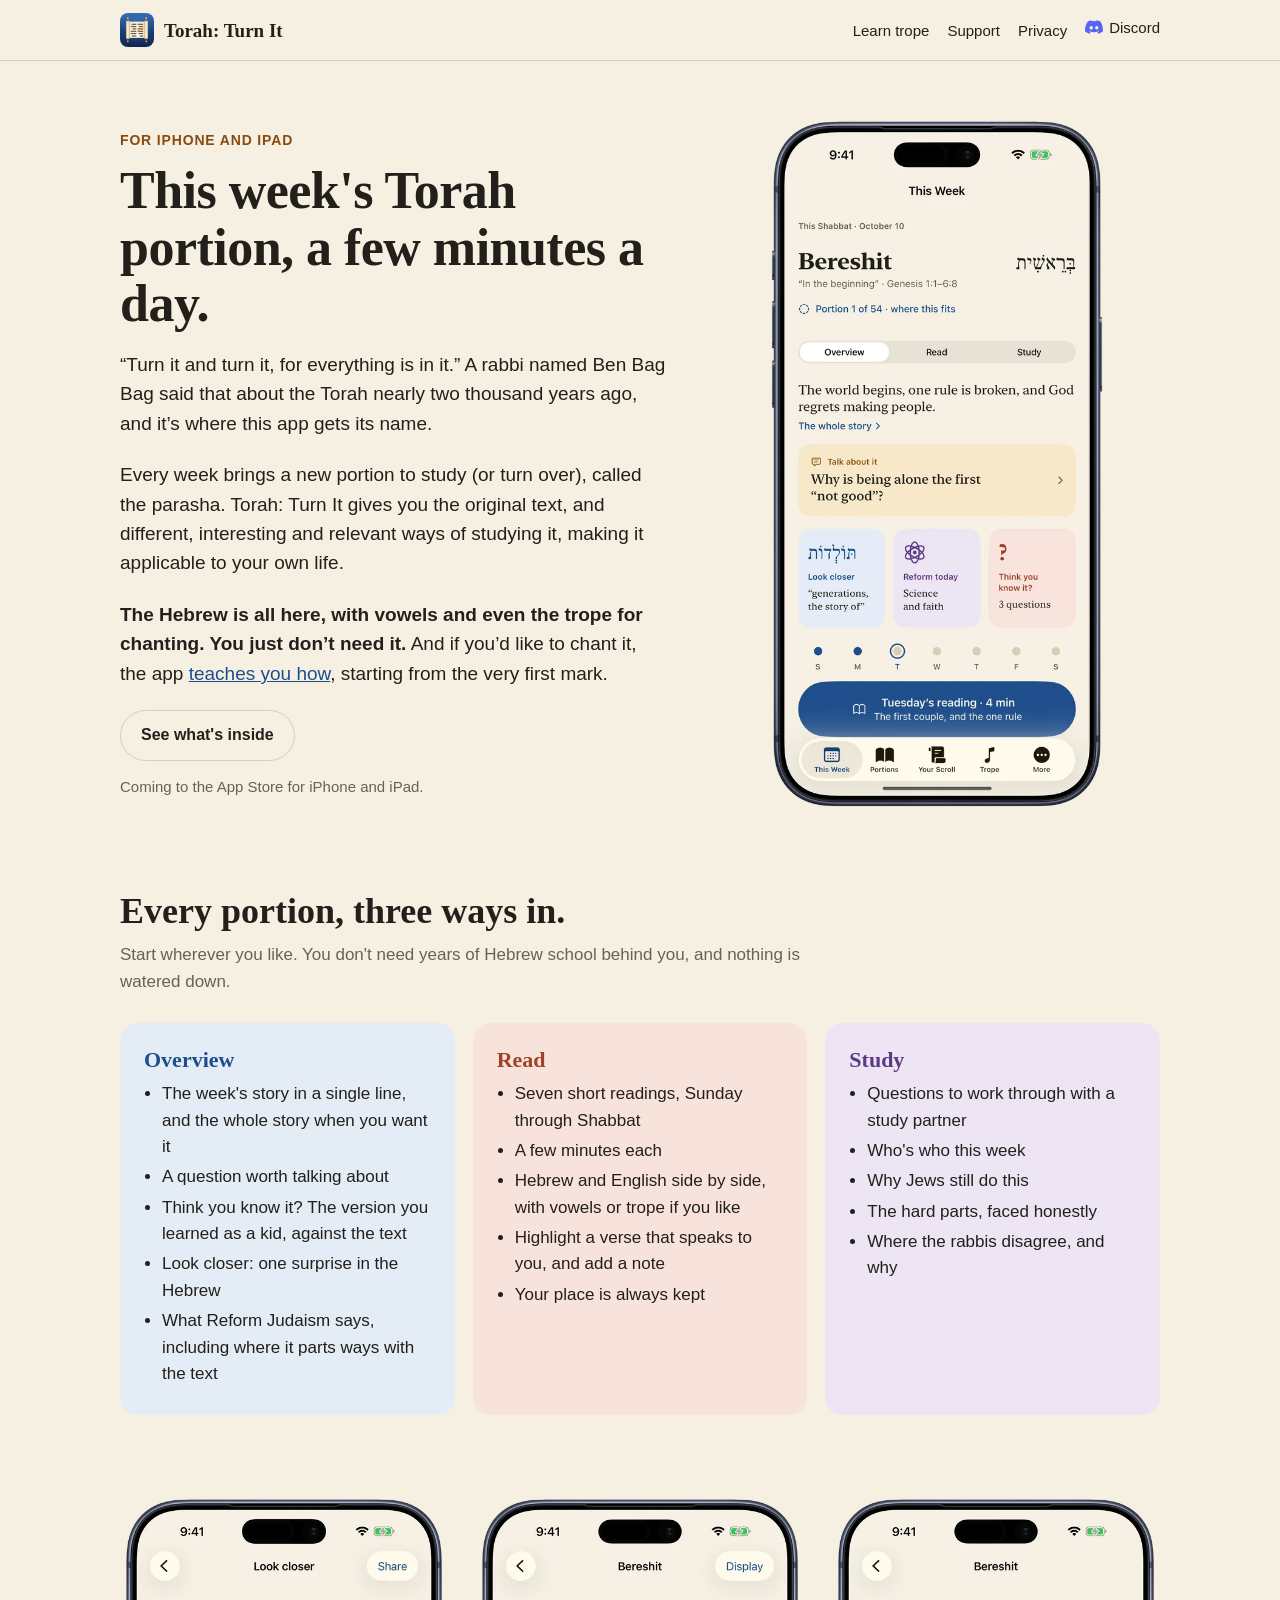
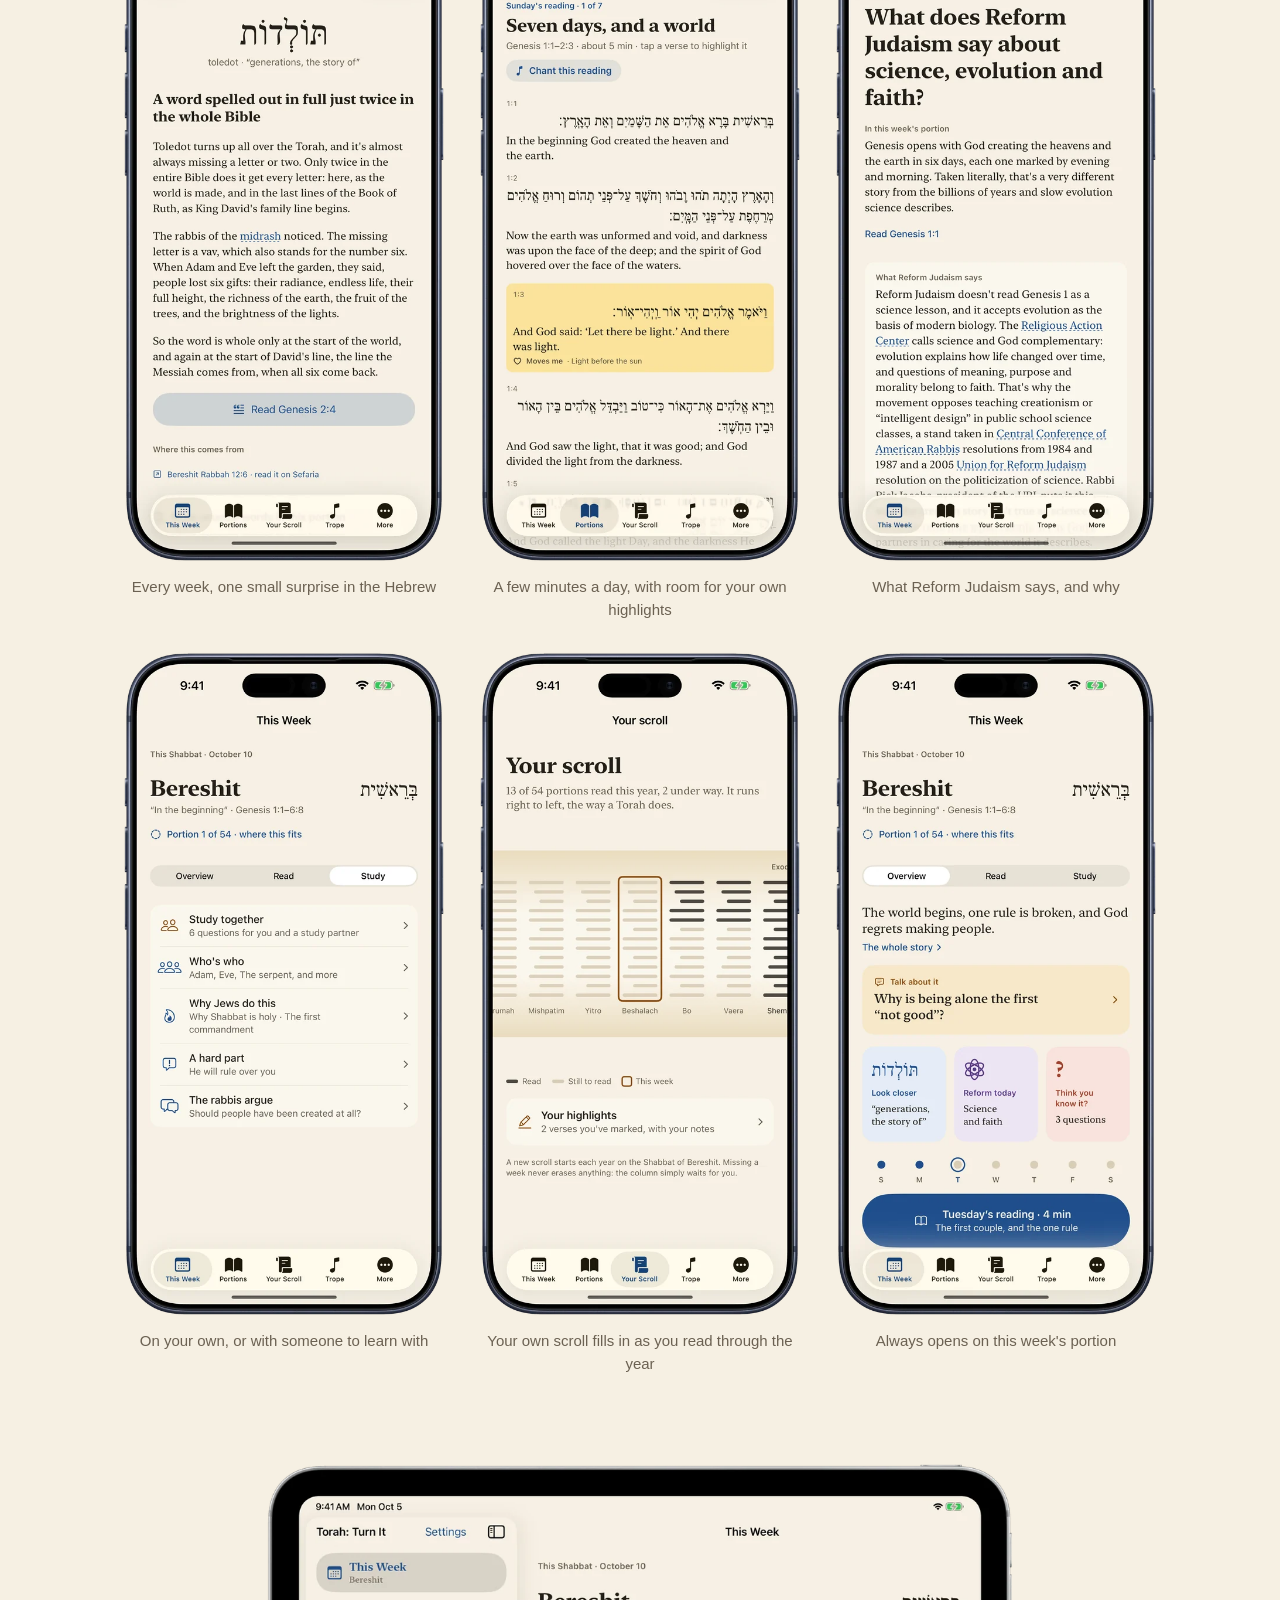
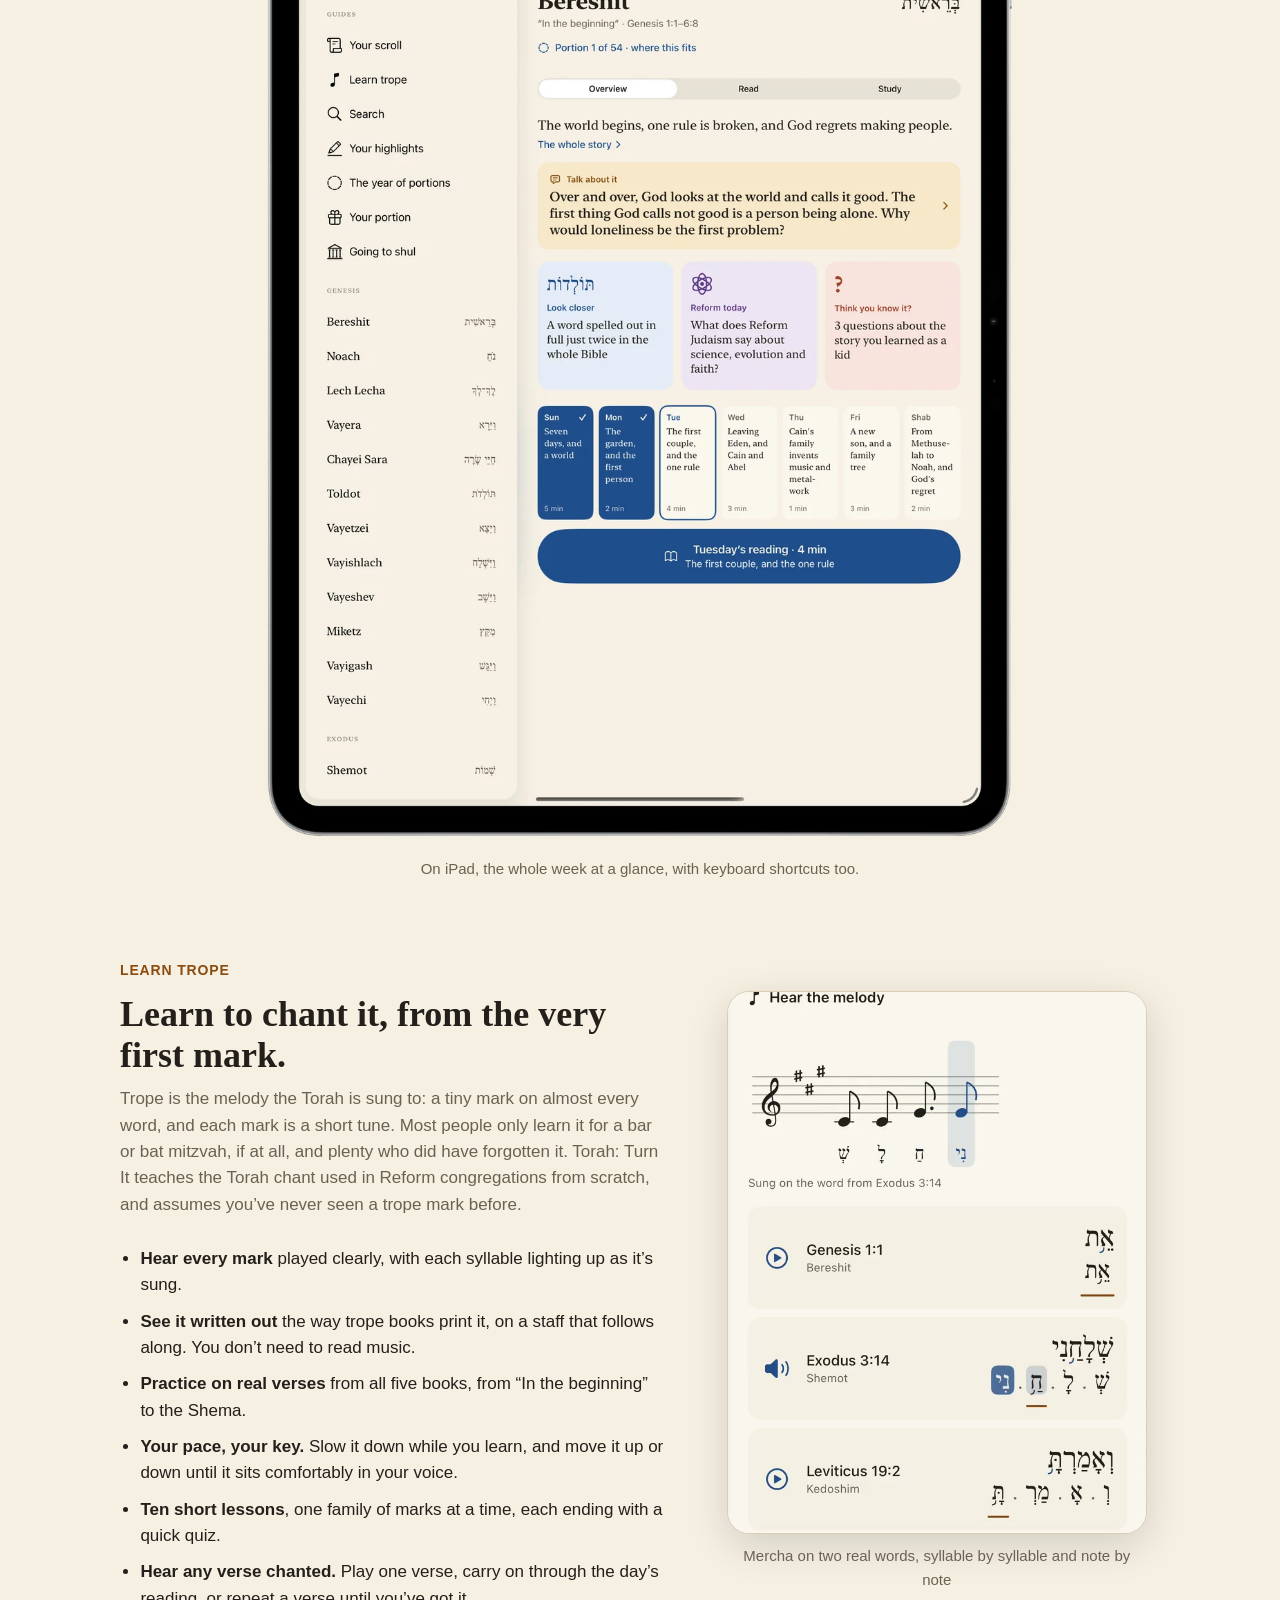
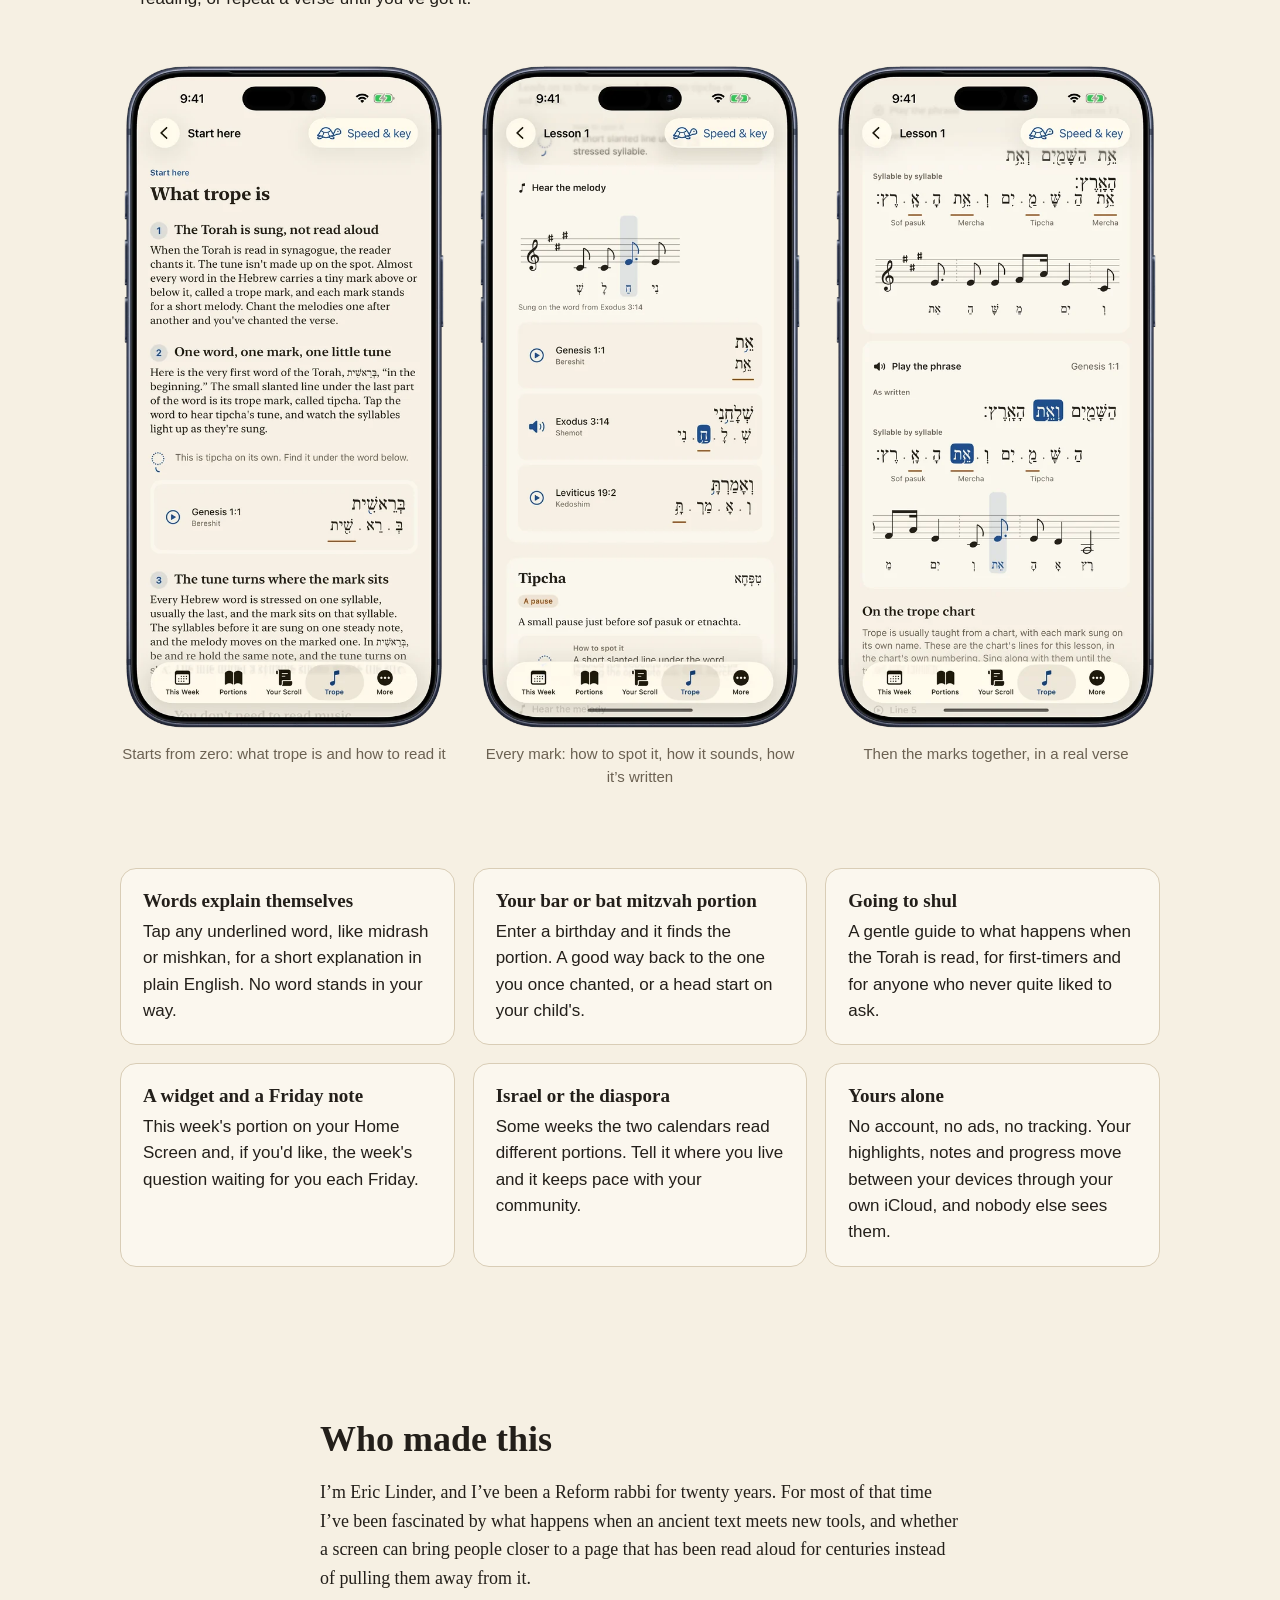
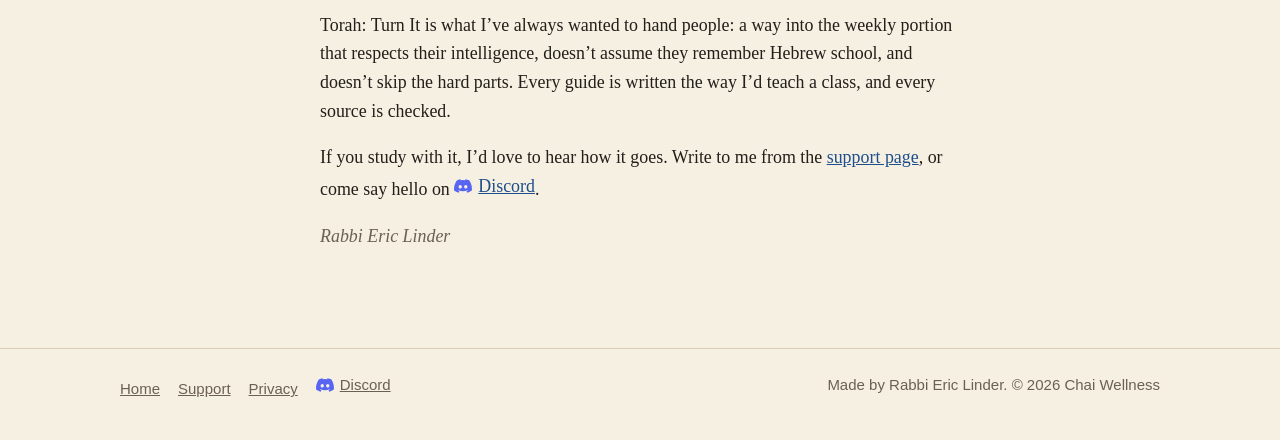
<file: index.html>
<!doctype html>
<html lang="en">
<head>
<meta charset="utf-8">
<meta name="viewport" content="width=device-width, initial-scale=1">
<title>Torah: Turn It · this week's Torah portion, a few minutes a day</title>
<meta name="description" content="This week's Torah portion for anyone curious: the story in plain English, a question to talk over, one surprise in the Hebrew, and the text in seven short daily readings. For iPhone and iPad.">
<meta name="color-scheme" content="light dark">
<meta name="theme-color" content="#f6f0e3" media="(prefers-color-scheme: light)">
<meta name="theme-color" content="#1b1916" media="(prefers-color-scheme: dark)">
<link rel="canonical" href="https://torahturnit.com/">
<meta property="og:type" content="website">
<meta property="og:title" content="Torah: Turn It">
<meta property="og:description" content="This week's Torah portion, a few minutes a day. For iPhone and iPad.">
<meta property="og:url" content="https://torahturnit.com/">
<meta property="og:image" content="https://torahturnit.com/og-image.png">
<meta property="og:image:width" content="1200">
<meta property="og:image:height" content="630">
<meta name="twitter:card" content="summary_large_image">
<link rel="icon" type="image/png" href="favicon.png">
<link rel="apple-touch-icon" href="apple-touch-icon.png">
<link rel="stylesheet" href="style.css?v=4">
</head>
<body>
<header class="bar"><div class="wrap">
  <a class="brand" href="./"><img src="img/icon.png" alt="" width="34" height="34"><span>Torah: Turn It</span></a>
  <nav><a class="nav-trope" href="#trope">Learn trope</a><a href="support.html">Support</a><a href="privacy.html">Privacy</a><a class="discord" data-discord hidden href="#"><svg viewBox="0 0 24 24" aria-hidden="true" fill="currentColor"><path d="M20.3 4.4A19.8 19.8 0 0 0 15.4 3l-.6 1.3a18.4 18.4 0 0 0-5.6 0L8.6 3a19.7 19.7 0 0 0-4.9 1.5C.6 9.1-.3 13.6.1 18.1a19.9 19.9 0 0 0 6 3l1.3-2.1a12.9 12.9 0 0 1-2-1l.5-.4a14.2 14.2 0 0 0 12.2 0l.5.4a12.9 12.9 0 0 1-2.1 1l1.3 2.1a19.8 19.8 0 0 0 6-3c.5-5.2-.8-9.7-3.5-13.7ZM8.3 15.3c-1.2 0-2.2-1.1-2.2-2.4s1-2.4 2.2-2.4 2.2 1.1 2.2 2.4-1 2.4-2.2 2.4Zm7.4 0c-1.2 0-2.2-1.1-2.2-2.4s1-2.4 2.2-2.4 2.2 1.1 2.2 2.4-1 2.4-2.2 2.4Z"/></svg><span>Discord</span></a></nav>
</div></header>

<main>
<div class="wrap">
<section class="hero">
  <div>
    <p class="eyebrow">For iPhone and iPad</p>
    <h1>This week's Torah portion, a few minutes a day.</h1>
    <p class="lede">&ldquo;Turn it and turn it, for everything is in it.&rdquo; A rabbi named Ben Bag Bag said that about the Torah nearly two thousand years ago, and it&rsquo;s where this app gets its name.</p>
    <p class="lede">Every week brings a new portion to study (or turn over), called the parasha. Torah: Turn It gives you the original text, and different, interesting and relevant ways of studying it, making it applicable to your own life.</p>
    <p class="lede"><strong>The Hebrew is all here, with vowels and even the trope for chanting. You just don&rsquo;t need it.</strong> And if you&rsquo;d like to chant it, the app <a href="#trope">teaches you how</a>, starting from the very first mark.</p>
    <div class="cta">
      <a class="store-badge" data-store-live hidden href="#" aria-label="Download Torah: Turn It on the App Store"><picture><source srcset="img/app-store-badge-white.svg" media="(prefers-color-scheme: dark)"><img src="img/app-store-badge-black.svg" alt="Download on the App Store" width="132" height="44"></picture></a>
      <a class="button ghost" href="#inside">See what's inside</a>
    </div>
    <p class="note" data-store-soon>Coming to the App Store for iPhone and iPad.</p>
  </div>
  <picture class="hero-shot">
    <source srcset="img/iphone-thisweek-dark.webp?v=2" media="(prefers-color-scheme: dark)">
    <img src="img/iphone-thisweek.webp?v=2" alt="This Week in the app: the portion's story in one line, a question to talk about, and the week's readings" width="560" height="1143">
  </picture>
</section>

<section id="inside">
  <h2>Every portion, three ways in.</h2>
  <p class="sub">Start wherever you like. You don't need years of Hebrew school behind you, and nothing is watered down.</p>
  <div class="parts">
    <div class="part overview"><h3>Overview</h3><ul><li>The week's story in a single line, and the whole story when you want it</li><li>A question worth talking about</li><li>Think you know it? The version you learned as a kid, against the text</li><li>Look closer: one surprise in the Hebrew</li><li>What Reform Judaism says, including where it parts ways with the text</li></ul></div>
    <div class="part read"><h3>Read</h3><ul><li>Seven short readings, Sunday through Shabbat</li><li>A few minutes each</li><li>Hebrew and English side by side, with vowels or trope if you like</li><li>Highlight a verse that speaks to you, and add a note</li><li>Your place is always kept</li></ul></div>
    <div class="part study"><h3>Study</h3><ul><li>Questions to work through with a study partner</li><li>Who's who this week</li><li>Why Jews still do this</li><li>The hard parts, faced honestly</li><li>Where the rabbis disagree, and why</li></ul></div>
  </div>
</section>

<section class="shots" aria-label="Screens from the app">
  <figure><img src="img/iphone-lookcloser.webp?v=2" alt="Look closer: the word toledot, spelled out in full only twice in the whole Bible" width="560" height="1143" loading="lazy"><figcaption>Every week, one small surprise in the Hebrew</figcaption></figure>
  <figure><picture><source srcset="img/iphone-reader-dark.webp?v=2" media="(prefers-color-scheme: dark)"><img src="img/iphone-reader.webp?v=2" alt="Sunday's reading of Bereshit, Hebrew and English verse by verse, with one verse highlighted" width="560" height="1143" loading="lazy"></picture><figcaption>A few minutes a day, with room for your own highlights</figcaption></figure>
  <figure><img src="img/iphone-reform.webp?v=2" alt="What does Reform Judaism say about science, evolution and faith?" width="560" height="1143" loading="lazy"><figcaption>What Reform Judaism says, and why</figcaption></figure>
  <figure><img src="img/iphone-study.webp?v=2" alt="The Study tab: Study together, Who's who, Why Jews do this, A hard part, The rabbis argue" width="560" height="1143" loading="lazy"><figcaption>On your own, or with someone to learn with</figcaption></figure>
  <figure><img src="img/iphone-scroll.webp?v=2" alt="Your scroll: the year's portions drawn as columns of a Torah scroll, the ones you've read filled in" width="560" height="1143" loading="lazy"><figcaption>Your own scroll fills in as you read through the year</figcaption></figure>
  <figure><picture><source srcset="img/iphone-thisweek-dark.webp?v=2" media="(prefers-color-scheme: dark)"><img src="img/iphone-thisweek.webp?v=2" alt="This Week, in the app's dark look" width="560" height="1143" loading="lazy"></picture><figcaption>Always opens on this week's portion</figcaption></figure>
</section>

<section class="ipad" aria-label="The app on iPad">
  <picture><source srcset="img/ipad-thisweek-dark.webp?v=2" media="(prefers-color-scheme: dark)"><img src="img/ipad-thisweek.webp?v=2" alt="This Week on iPad: the story in one line, the tiles, and the week's seven readings laid out as cards" width="1100" height="1435" loading="lazy"></picture>
  <figcaption>On iPad, the whole week at a glance, with keyboard shortcuts too.</figcaption>
</section>

<section id="trope" class="trope" aria-labelledby="trope-h">
  <div>
    <p class="eyebrow">Learn trope</p>
    <h2 id="trope-h">Learn to chant it, from the very first mark.</h2>
    <p class="sub">Trope is the melody the Torah is sung to: a tiny mark on almost every word, and each mark is a short tune. Most people only learn it for a bar or bat mitzvah, if at all, and plenty who did have forgotten it. Torah: Turn It teaches the Torah chant used in Reform congregations from scratch, and assumes you&rsquo;ve never seen a trope mark before.</p>
    <ul class="trope-points">
      <li><strong>Hear every mark</strong> played clearly, with each syllable lighting up as it&rsquo;s sung.</li>
      <li><strong>See it written out</strong> the way trope books print it, on a staff that follows along. You don&rsquo;t need to read music.</li>
      <li><strong>Practice on real verses</strong> from all five books, from &ldquo;In the beginning&rdquo; to the Shema.</li>
      <li><strong>Your pace, your key.</strong> Slow it down while you learn, and move it up or down until it sits comfortably in your voice.</li>
      <li><strong>Ten short lessons</strong>, one family of marks at a time, each ending with a quick quiz.</li>
      <li><strong>Hear any verse chanted.</strong> Play one verse, carry on through the day&rsquo;s reading, or repeat a verse until you&rsquo;ve got it.</li>
    </ul>
  </div>
  <figure class="trope-video">
    <video src="img/trope-mark.mp4" poster="img/trope-mark-poster.jpg" autoplay muted loop playsinline preload="metadata" aria-label="Mercha playing in the app on words from Exodus and Leviticus: each syllable and note lights up in turn"></video>
    <figcaption>Mercha on two real words, syllable by syllable and note by note</figcaption>
  </figure>
</section>

<section class="shots trope-shots" aria-label="Learn trope in the app">
  <figure><img src="img/iphone-trope-start.webp" alt="Start here: what trope is, explained step by step, beginning with the first word of the Torah" width="560" height="1143" loading="lazy"><figcaption>Starts from zero: what trope is and how to read it</figcaption></figure>
  <figure><img src="img/iphone-trope-mark.webp" alt="A lesson on mercha: how to spot the mark, its melody on a staff, and real words from Genesis, Exodus and Leviticus" width="560" height="1143" loading="lazy"><figcaption>Every mark: how to spot it, how it sounds, how it&rsquo;s written</figcaption></figure>
  <figure><img src="img/iphone-trope-phrase.webp" alt="A phrase from Genesis 1:1 shown as written and syllable by syllable, with the music following along" width="560" height="1143" loading="lazy"><figcaption>Then the marks together, in a real verse</figcaption></figure>
</section>

<section class="features">
  <div class="card"><h3>Words explain themselves</h3><p>Tap any underlined word, like midrash or mishkan, for a short explanation in plain English. No word stands in your way.</p></div>
  <div class="card"><h3>Your bar or bat mitzvah portion</h3><p>Enter a birthday and it finds the portion. A good way back to the one you once chanted, or a head start on your child's.</p></div>
  <div class="card"><h3>Going to shul</h3><p>A gentle guide to what happens when the Torah is read, for first-timers and for anyone who never quite liked to ask.</p></div>
  <div class="card"><h3>A widget and a Friday note</h3><p>This week's portion on your Home Screen and, if you'd like, the week's question waiting for you each Friday.</p></div>
  <div class="card"><h3>Israel or the diaspora</h3><p>Some weeks the two calendars read different portions. Tell it where you live and it keeps pace with your community.</p></div>
  <div class="card"><h3>Yours alone</h3><p>No account, no ads, no tracking. Your highlights, notes and progress move between your devices through your own iCloud, and nobody else sees them.</p></div>
</section>

<section class="maker" aria-labelledby="maker-h">
  <h2 id="maker-h">Who made this</h2>
  <p>I&rsquo;m Eric Linder, and I&rsquo;ve been a Reform rabbi for twenty years. For most of that time I&rsquo;ve been fascinated by what happens when an ancient text meets new tools, and whether a screen can bring people closer to a page that has been read aloud for centuries instead of pulling them away from it.</p>
  <p>Torah: Turn It is what I&rsquo;ve always wanted to hand people: a way into the weekly portion that respects their intelligence, doesn&rsquo;t assume they remember Hebrew school, and doesn&rsquo;t skip the hard parts. Every guide is written the way I&rsquo;d teach a class, and every source is checked.</p>
  <p>If you study with it, I&rsquo;d love to hear how it goes. Write to me from the <a href="support.html">support page</a>, or come say hello on <a class="discord" data-discord hidden href="#"><svg viewBox="0 0 24 24" aria-hidden="true" fill="currentColor"><path d="M20.3 4.4A19.8 19.8 0 0 0 15.4 3l-.6 1.3a18.4 18.4 0 0 0-5.6 0L8.6 3a19.7 19.7 0 0 0-4.9 1.5C.6 9.1-.3 13.6.1 18.1a19.9 19.9 0 0 0 6 3l1.3-2.1a12.9 12.9 0 0 1-2-1l.5-.4a14.2 14.2 0 0 0 12.2 0l.5.4a12.9 12.9 0 0 1-2.1 1l1.3 2.1a19.8 19.8 0 0 0 6-3c.5-5.2-.8-9.7-3.5-13.7ZM8.3 15.3c-1.2 0-2.2-1.1-2.2-2.4s1-2.4 2.2-2.4 2.2 1.1 2.2 2.4-1 2.4-2.2 2.4Zm7.4 0c-1.2 0-2.2-1.1-2.2-2.4s1-2.4 2.2-2.4 2.2 1.1 2.2 2.4-1 2.4-2.2 2.4Z"/></svg><span>Discord</span></a>.</p>
  <p class="signature">Rabbi Eric Linder</p>
</section>
</div>
</main>

<footer><div class="wrap">
  <div><a href="./">Home</a><a href="support.html">Support</a><a href="privacy.html">Privacy</a><a class="discord" data-discord hidden href="#"><svg viewBox="0 0 24 24" aria-hidden="true" fill="currentColor"><path d="M20.3 4.4A19.8 19.8 0 0 0 15.4 3l-.6 1.3a18.4 18.4 0 0 0-5.6 0L8.6 3a19.7 19.7 0 0 0-4.9 1.5C.6 9.1-.3 13.6.1 18.1a19.9 19.9 0 0 0 6 3l1.3-2.1a12.9 12.9 0 0 1-2-1l.5-.4a14.2 14.2 0 0 0 12.2 0l.5.4a12.9 12.9 0 0 1-2.1 1l1.3 2.1a19.8 19.8 0 0 0 6-3c.5-5.2-.8-9.7-3.5-13.7ZM8.3 15.3c-1.2 0-2.2-1.1-2.2-2.4s1-2.4 2.2-2.4 2.2 1.1 2.2 2.4-1 2.4-2.2 2.4Zm7.4 0c-1.2 0-2.2-1.1-2.2-2.4s1-2.4 2.2-2.4 2.2 1.1 2.2 2.4-1 2.4-2.2 2.4Z"/></svg><span>Discord</span></a></div>
  <div>Made by Rabbi Eric Linder. &copy; 2026 Chai Wellness</div>
</div></footer>
<script src="site.js?v=2" defer></script>
<script src="store.js?v=1" defer></script>
</body>
</html>
</file>
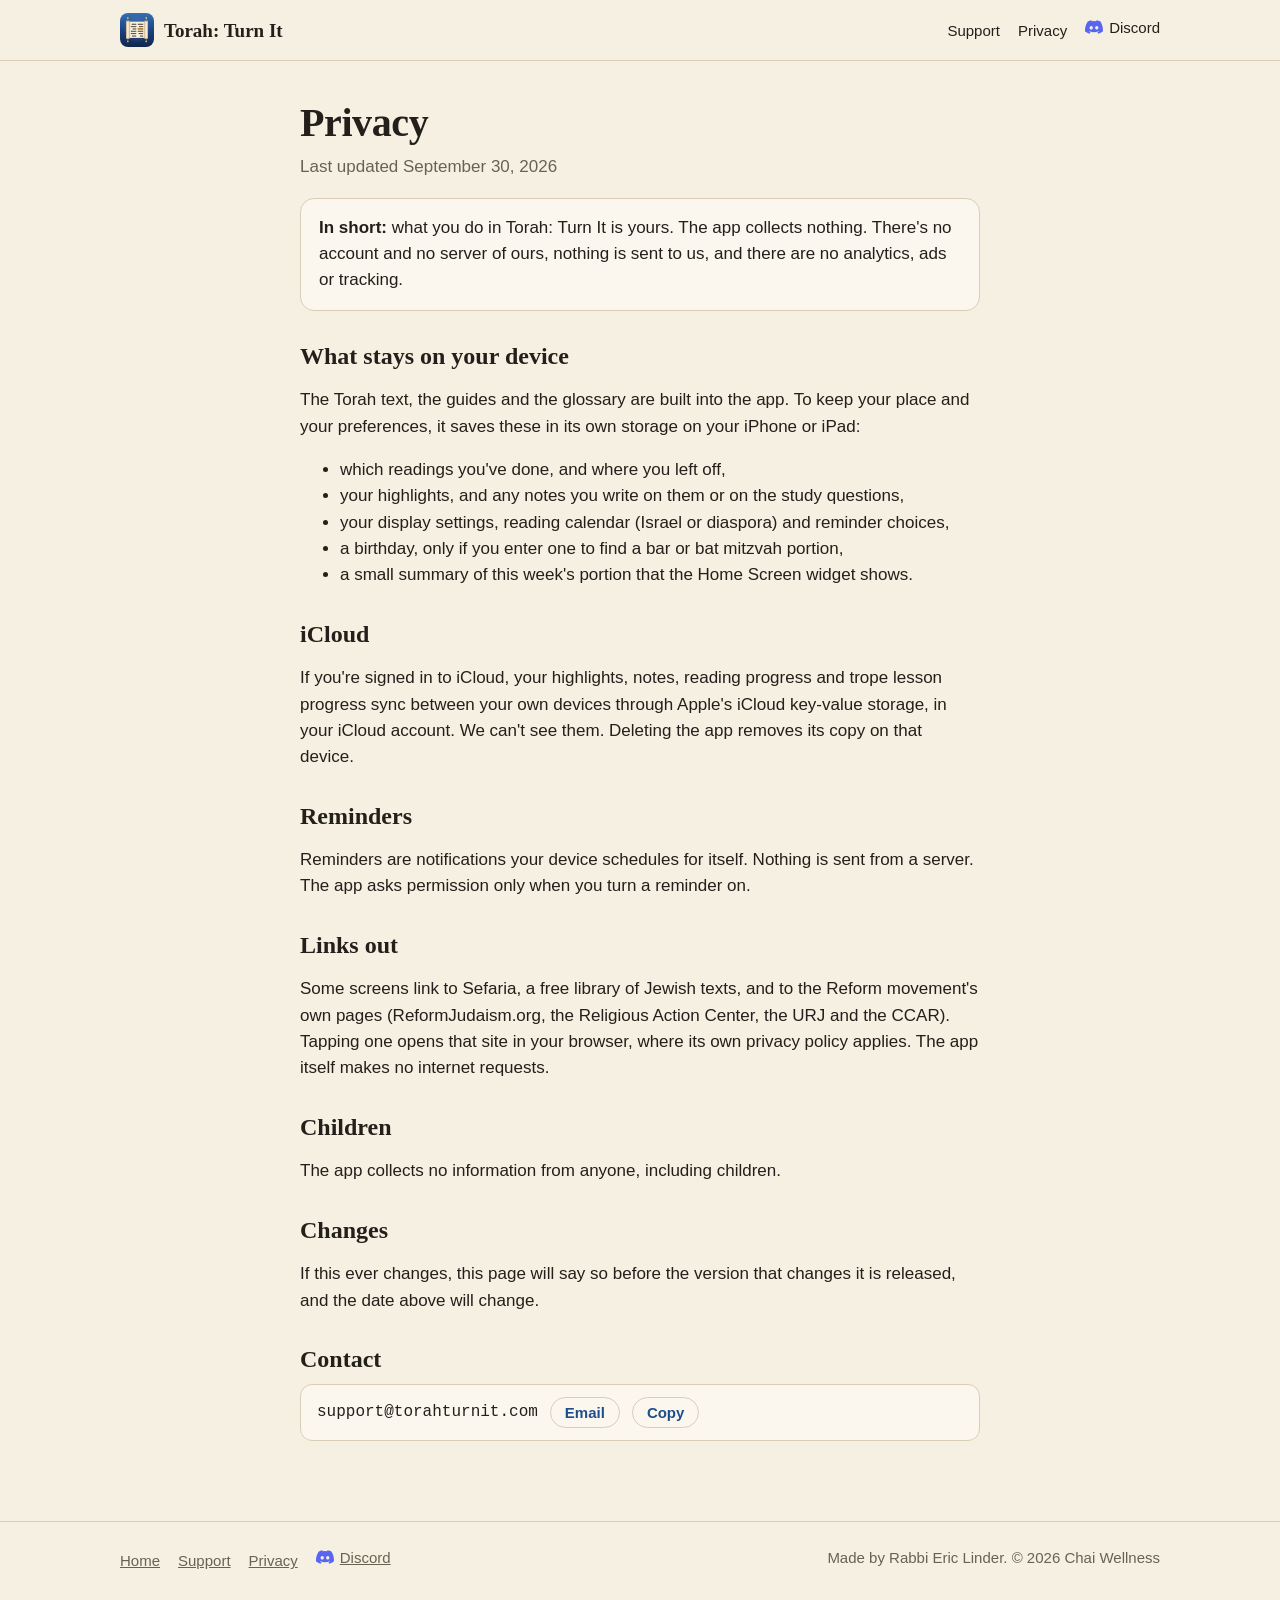
<file: privacy.html>
<!doctype html>
<html lang="en">
<head>
<meta charset="utf-8">
<meta name="viewport" content="width=device-width, initial-scale=1">
<title>Privacy · Torah: Turn It</title>
<meta name="description" content="Torah: Turn It collects nothing: no account, no analytics, no tracking. Highlights sync only through your own iCloud.">
<meta name="color-scheme" content="light dark">
<link rel="canonical" href="https://torahturnit.com/privacy.html">
<link rel="icon" type="image/png" href="favicon.png">
<link rel="apple-touch-icon" href="apple-touch-icon.png">
<link rel="stylesheet" href="style.css?v=5">
</head>
<body>
<header class="bar"><div class="wrap">
  <a class="brand" href="./"><img src="img/icon.png" alt="" width="34" height="34"><span>Torah: Turn It</span></a>
  <nav><a href="support.html">Support</a><a href="privacy.html">Privacy</a><a class="discord" data-discord hidden href="#" aria-label="Discord"><svg viewBox="0 0 24 24" aria-hidden="true" fill="currentColor"><path d="M20.3 4.4A19.8 19.8 0 0 0 15.4 3l-.6 1.3a18.4 18.4 0 0 0-5.6 0L8.6 3a19.7 19.7 0 0 0-4.9 1.5C.6 9.1-.3 13.6.1 18.1a19.9 19.9 0 0 0 6 3l1.3-2.1a12.9 12.9 0 0 1-2-1l.5-.4a14.2 14.2 0 0 0 12.2 0l.5.4a12.9 12.9 0 0 1-2.1 1l1.3 2.1a19.8 19.8 0 0 0 6-3c.5-5.2-.8-9.7-3.5-13.7ZM8.3 15.3c-1.2 0-2.2-1.1-2.2-2.4s1-2.4 2.2-2.4 2.2 1.1 2.2 2.4-1 2.4-2.2 2.4Zm7.4 0c-1.2 0-2.2-1.1-2.2-2.4s1-2.4 2.2-2.4 2.2 1.1 2.2 2.4-1 2.4-2.2 2.4Z"/></svg><span>Discord</span></a></nav>
</div></header>

<main class="doc">
  <h1>Privacy</h1>
  <p class="updated">Last updated September 30, 2026</p>

  <p class="summary"><strong>In short:</strong> what you do in Torah: Turn It is yours. The app collects nothing. There's no account and no server of ours, nothing is sent to us, and there are no analytics, ads or tracking.</p>

  <h2>What stays on your device</h2>
  <p>The Torah text, the guides and the glossary are built into the app. To keep your place and your preferences, it saves these in its own storage on your iPhone or iPad:</p>
  <ul>
    <li>which readings you've done, and where you left off,</li>
<li>your highlights, and any notes you write on them or on the study questions,</li>
    <li>your display settings, reading calendar (Israel or diaspora) and reminder choices,</li>
    <li>a birthday, only if you enter one to find a bar or bat mitzvah portion,</li>
    <li>a small summary of this week's portion that the Home Screen widget shows.</li>
  </ul>

  <h2>iCloud</h2>
  <p>If you're signed in to iCloud, your highlights, notes, reading progress and trope lesson progress sync between your own devices through Apple's iCloud key-value storage, in your iCloud account. We can't see them. Deleting the app removes its copy on that device.</p>

  <h2>Reminders</h2>
  <p>Reminders are notifications your device schedules for itself. Nothing is sent from a server. The app asks permission only when you turn a reminder on.</p>

  <h2>Links out</h2>
  <p>Some screens link to Sefaria, a free library of Jewish texts, and to the Reform movement's own pages (ReformJudaism.org, the Religious Action Center, the URJ and the CCAR). Tapping one opens that site in your browser, where its own privacy policy applies. The app itself makes no internet requests.</p>

  <h2>Children</h2>
  <p>The app collects no information from anyone, including children.</p>

  <h2>Changes</h2>
  <p>If this ever changes, this page will say so before the version that changes it is released, and the date above will change.</p>

  <h2>Contact</h2>
  <div class="email-row" data-email hidden><code></code><a data-mailto href="#">Email</a><button type="button">Copy</button></div>
</main>

<footer><div class="wrap">
  <div><a href="./">Home</a><a href="support.html">Support</a><a href="privacy.html">Privacy</a><a class="discord" data-discord hidden href="#"><svg viewBox="0 0 24 24" aria-hidden="true" fill="currentColor"><path d="M20.3 4.4A19.8 19.8 0 0 0 15.4 3l-.6 1.3a18.4 18.4 0 0 0-5.6 0L8.6 3a19.7 19.7 0 0 0-4.9 1.5C.6 9.1-.3 13.6.1 18.1a19.9 19.9 0 0 0 6 3l1.3-2.1a12.9 12.9 0 0 1-2-1l.5-.4a14.2 14.2 0 0 0 12.2 0l.5.4a12.9 12.9 0 0 1-2.1 1l1.3 2.1a19.8 19.8 0 0 0 6-3c.5-5.2-.8-9.7-3.5-13.7ZM8.3 15.3c-1.2 0-2.2-1.1-2.2-2.4s1-2.4 2.2-2.4 2.2 1.1 2.2 2.4-1 2.4-2.2 2.4Zm7.4 0c-1.2 0-2.2-1.1-2.2-2.4s1-2.4 2.2-2.4 2.2 1.1 2.2 2.4-1 2.4-2.2 2.4Z"/></svg><span>Discord</span></a></div>
  <div>Made by Rabbi Eric Linder. &copy; 2026 Chai Wellness</div>
</div></footer>
<script src="site.js?v=1" defer></script>
</body>
</html>
</file>
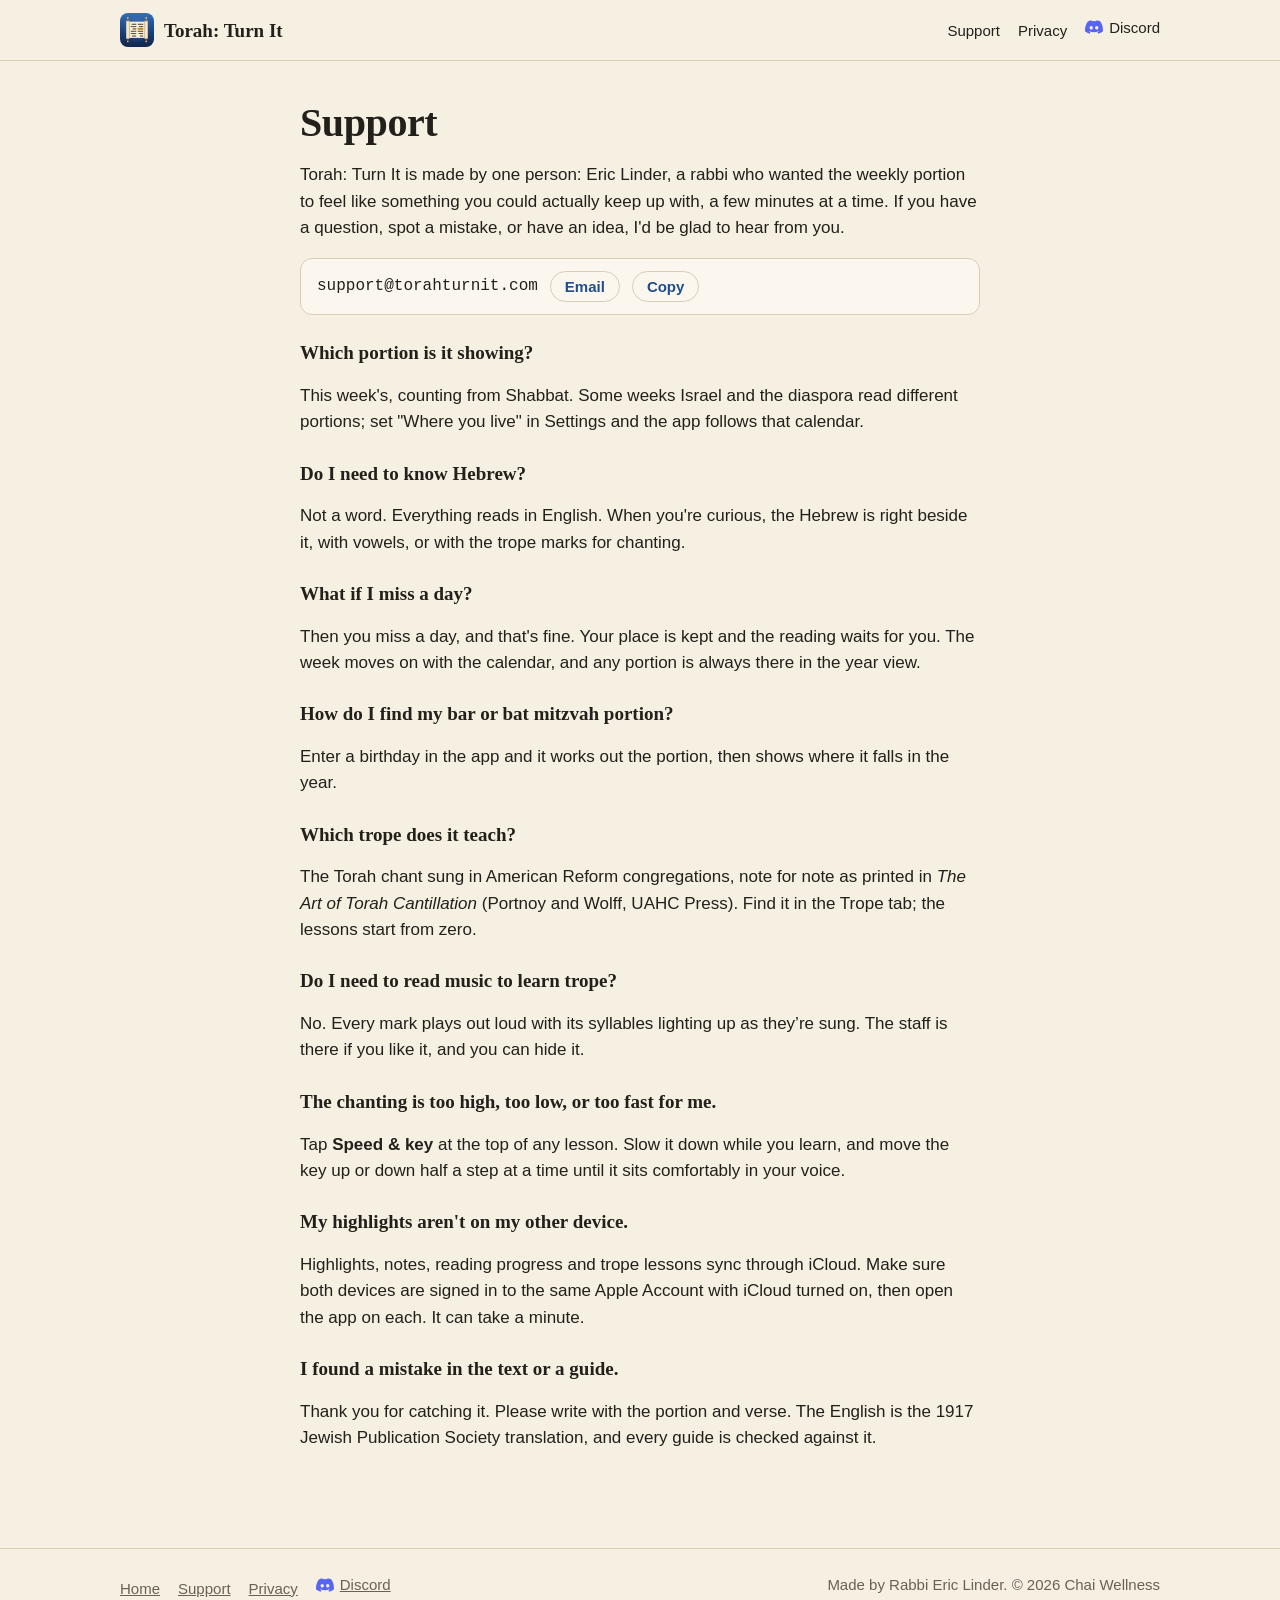
<file: support.html>
<!doctype html>
<html lang="en">
<head>
<meta charset="utf-8">
<meta name="viewport" content="width=device-width, initial-scale=1">
<title>Support · Torah: Turn It</title>
<meta name="description" content="Help with Torah: Turn It: questions, corrections and ideas.">
<meta name="color-scheme" content="light dark">
<link rel="canonical" href="https://torahturnit.com/support.html">
<link rel="icon" type="image/png" href="favicon.png">
<link rel="apple-touch-icon" href="apple-touch-icon.png">
<link rel="stylesheet" href="style.css?v=5">
</head>
<body>
<header class="bar"><div class="wrap">
  <a class="brand" href="./"><img src="img/icon.png" alt="" width="34" height="34"><span>Torah: Turn It</span></a>
  <nav><a href="support.html">Support</a><a href="privacy.html">Privacy</a><a class="discord" data-discord hidden href="#" aria-label="Discord"><svg viewBox="0 0 24 24" aria-hidden="true" fill="currentColor"><path d="M20.3 4.4A19.8 19.8 0 0 0 15.4 3l-.6 1.3a18.4 18.4 0 0 0-5.6 0L8.6 3a19.7 19.7 0 0 0-4.9 1.5C.6 9.1-.3 13.6.1 18.1a19.9 19.9 0 0 0 6 3l1.3-2.1a12.9 12.9 0 0 1-2-1l.5-.4a14.2 14.2 0 0 0 12.2 0l.5.4a12.9 12.9 0 0 1-2.1 1l1.3 2.1a19.8 19.8 0 0 0 6-3c.5-5.2-.8-9.7-3.5-13.7ZM8.3 15.3c-1.2 0-2.2-1.1-2.2-2.4s1-2.4 2.2-2.4 2.2 1.1 2.2 2.4-1 2.4-2.2 2.4Zm7.4 0c-1.2 0-2.2-1.1-2.2-2.4s1-2.4 2.2-2.4 2.2 1.1 2.2 2.4-1 2.4-2.2 2.4Z"/></svg><span>Discord</span></a></nav>
</div></header>

<main class="doc">
  <h1>Support</h1>
  <p>Torah: Turn It is made by one person: Eric Linder, a rabbi who wanted the weekly portion to feel like something you could actually keep up with, a few minutes at a time. If you have a question, spot a mistake, or have an idea, I'd be glad to hear from you.</p>
  <div class="email-row" data-email hidden><code></code><a data-mailto href="#">Email</a><button type="button">Copy</button></div>

  <div class="faq">
    <h3>Which portion is it showing?</h3>
    <p>This week's, counting from Shabbat. Some weeks Israel and the diaspora read different portions; set "Where you live" in Settings and the app follows that calendar.</p>

    <h3>Do I need to know Hebrew?</h3>
    <p>Not a word. Everything reads in English. When you're curious, the Hebrew is right beside it, with vowels, or with the trope marks for chanting.</p>

    <h3>What if I miss a day?</h3>
    <p>Then you miss a day, and that's fine. Your place is kept and the reading waits for you. The week moves on with the calendar, and any portion is always there in the year view.</p>

    <h3>How do I find my bar or bat mitzvah portion?</h3>
    <p>Enter a birthday in the app and it works out the portion, then shows where it falls in the year.</p>

    <h3>Which trope does it teach?</h3>
    <p>The Torah chant sung in American Reform congregations, note for note as printed in <em>The Art of Torah Cantillation</em> (Portnoy and Wolff, UAHC Press). Find it in the Trope tab; the lessons start from zero.</p>

    <h3>Do I need to read music to learn trope?</h3>
    <p>No. Every mark plays out loud with its syllables lighting up as they&rsquo;re sung. The staff is there if you like it, and you can hide it.</p>

    <h3>The chanting is too high, too low, or too fast for me.</h3>
    <p>Tap <strong>Speed &amp; key</strong> at the top of any lesson. Slow it down while you learn, and move the key up or down half a step at a time until it sits comfortably in your voice.</p>

    <h3>My highlights aren't on my other device.</h3>
    <p>Highlights, notes, reading progress and trope lessons sync through iCloud. Make sure both devices are signed in to the same Apple Account with iCloud turned on, then open the app on each. It can take a minute.</p>

    <h3>I found a mistake in the text or a guide.</h3>
    <p>Thank you for catching it. Please write with the portion and verse. The English is the 1917 Jewish Publication Society translation, and every guide is checked against it.</p>
  </div>
</main>

<footer><div class="wrap">
  <div><a href="./">Home</a><a href="support.html">Support</a><a href="privacy.html">Privacy</a><a class="discord" data-discord hidden href="#"><svg viewBox="0 0 24 24" aria-hidden="true" fill="currentColor"><path d="M20.3 4.4A19.8 19.8 0 0 0 15.4 3l-.6 1.3a18.4 18.4 0 0 0-5.6 0L8.6 3a19.7 19.7 0 0 0-4.9 1.5C.6 9.1-.3 13.6.1 18.1a19.9 19.9 0 0 0 6 3l1.3-2.1a12.9 12.9 0 0 1-2-1l.5-.4a14.2 14.2 0 0 0 12.2 0l.5.4a12.9 12.9 0 0 1-2.1 1l1.3 2.1a19.8 19.8 0 0 0 6-3c.5-5.2-.8-9.7-3.5-13.7ZM8.3 15.3c-1.2 0-2.2-1.1-2.2-2.4s1-2.4 2.2-2.4 2.2 1.1 2.2 2.4-1 2.4-2.2 2.4Zm7.4 0c-1.2 0-2.2-1.1-2.2-2.4s1-2.4 2.2-2.4 2.2 1.1 2.2 2.4-1 2.4-2.2 2.4Z"/></svg><span>Discord</span></a></div>
  <div>Made by Rabbi Eric Linder. &copy; 2026 Chai Wellness</div>
</div></footer>
<script src="site.js?v=1" defer></script>
</body>
</html>
</file>
<file: style.css>
/* Torah: Turn It. The app's own palette: paper, ink, a deep blue, with coral and purple tiles. */
:root {
  --paper: #f6f0e3; --card: #fbf7ee; --ink: #231f1a; --faded: #6b6152; --rule: #d9cdb6;
  --accent: #1f4e8c; --on-accent: #ffffff; --warm: #8a4b0f;
  --tile-blue: #e4ecf6; --tile-coral: #f8e3dc; --tile-purple: #ede5f4;
  --coral: #a3402a; --purple: #5b3a86;
  --serif: ui-serif, "New York", "Iowan Old Style", Georgia, serif;
  --sans: -apple-system, BlinkMacSystemFont, "Segoe UI", Roboto, Helvetica, Arial, sans-serif;
}
@media (prefers-color-scheme: dark) {
  :root {
    --paper: #1b1916; --card: #25221e; --ink: #ede6d8; --faded: #a39a8a; --rule: #3c372f;
    --accent: #7fa8e0; --on-accent: #10161f; --warm: #f0b866;
    --tile-blue: #1d2736; --tile-coral: #3a2521; --tile-purple: #2a2334;
    --coral: #f2a48e; --purple: #c7adeb;
  }
}
* { box-sizing: border-box; }
[hidden] { display: none !important; }
html { -webkit-text-size-adjust: 100%; }
body { margin: 0; background: var(--paper); color: var(--ink); font: 17px/1.55 var(--sans); -webkit-font-smoothing: antialiased; }
a { color: var(--accent); }
img { max-width: 100%; height: auto; display: block; }
.wrap { max-width: 1080px; margin: 0 auto; padding: 0 20px; }

.bar { border-bottom: 1px solid var(--rule); background: var(--paper); position: sticky; top: 0; z-index: 5; }
.bar .wrap { display: flex; align-items: center; justify-content: space-between; min-height: 60px; gap: 12px; }
.brand { display: flex; align-items: center; gap: 10px; text-decoration: none; color: var(--ink); font: 600 19px/1 var(--serif); }
.brand img { border-radius: 8px; }
nav a { color: var(--ink); text-decoration: none; margin-left: 18px; font-size: 15px; }
nav a:hover { color: var(--accent); }

.hero { display: grid; grid-template-columns: 1.1fr 0.9fr; gap: 48px; align-items: center; padding: 56px 0 40px; }
.eyebrow { color: var(--warm); font-weight: 600; font-size: 14px; letter-spacing: .06em; text-transform: uppercase; margin: 0 0 12px; }
h1 { font: 700 clamp(34px, 5vw, 52px)/1.08 var(--serif); margin: 0 0 18px; letter-spacing: -.01em; }
h1 .he { font-weight: 500; color: var(--faded); }
.lede { font-size: 19px; color: var(--ink); margin: 0 0 22px; max-width: 34em; }
.cta { display: flex; flex-wrap: wrap; gap: 12px; align-items: center; }
.button { display: inline-block; padding: 12px 20px; border-radius: 999px; font-weight: 600; text-decoration: none; font-size: 16px; }
.button.primary { background: var(--accent); color: var(--on-accent); }
.button.ghost { border: 1.5px solid var(--rule); color: var(--ink); }
.button:hover { filter: brightness(1.08); }
.store-badge { display: inline-block; line-height: 0; margin: 11px 0; }
.store-badge img { height: 44px; width: auto; }
.note { color: var(--faded); font-size: 15px; margin: 14px 0 0; }
.hero-shot { justify-self: center; max-width: 340px; }

section { padding: 40px 0; }
h2 { font: 700 clamp(26px, 3.4vw, 36px)/1.15 var(--serif); margin: 0 0 10px; }
.sub { color: var(--faded); margin: 0 0 28px; max-width: 40em; }

.parts { display: grid; grid-template-columns: repeat(3, 1fr); gap: 18px; }
.part { border-radius: 18px; padding: 24px; }
.part.overview { background: var(--tile-blue); }
.part.read { background: var(--tile-coral); }
.part.study { background: var(--tile-purple); }
.part h3 { font: 700 22px/1.2 var(--serif); margin: 0 0 8px; }
.part.overview h3 { color: var(--accent); }
.part.read h3 { color: var(--coral); }
.part.study h3 { color: var(--purple); }
.part ul { margin: 0; padding-left: 18px; }
.part li { margin: 4px 0; }

.shots { display: grid; grid-template-columns: repeat(3, 1fr); gap: 28px; align-items: start; }
.shots figure { margin: 0; }
.shots figcaption { color: var(--faded); font-size: 15px; margin-top: 10px; text-align: center; }
.ipad { max-width: 760px; margin: 0 auto; }
.ipad figcaption { text-align: center; color: var(--faded); font-size: 15px; margin-top: 10px; }

.features { display: grid; grid-template-columns: repeat(3, 1fr); gap: 18px; }
.card { background: var(--card); border: 1px solid var(--rule); border-radius: 16px; padding: 20px 22px; }
.card h3 { font: 700 19px/1.25 var(--serif); margin: 0 0 6px; }
.card p { margin: 0; color: var(--ink); }

.quote { border-left: 3px solid var(--warm); padding: 6px 0 6px 18px; font: 20px/1.5 var(--serif); max-width: 36em; }
.quote cite { display: block; font: 15px var(--sans); color: var(--faded); margin-top: 6px; font-style: normal; }

footer { border-top: 1px solid var(--rule); margin-top: 40px; padding: 24px 0 40px; color: var(--faded); font-size: 15px; }
footer .wrap { display: flex; justify-content: space-between; flex-wrap: wrap; gap: 12px; }
footer a { color: var(--faded); margin-right: 18px; }

.doc { max-width: 720px; margin: 0 auto; padding: 40px 20px; }
.doc h1 { font-size: 40px; }
.doc h2 { font-size: 24px; margin-top: 32px; }
.updated { color: var(--faded); margin-top: -8px; }
.summary { background: var(--card); border: 1px solid var(--rule); border-radius: 14px; padding: 16px 18px; }
.faq h3 { font: 700 19px/1.3 var(--serif); margin: 26px 0 6px; }
.email-row { display: flex; align-items: center; gap: 12px; flex-wrap: wrap; background: var(--card); border: 1px solid var(--rule); border-radius: 12px; padding: 12px 16px; }
.email-row code { font-size: 16px; }
.email-row a, .email-row button { font: 600 15px var(--sans); color: var(--accent); background: none; border: 1.5px solid var(--rule); border-radius: 999px; padding: 6px 14px; cursor: pointer; text-decoration: none; }

.trope { display: grid; grid-template-columns: 1.1fr 0.9fr; gap: 48px; align-items: center; }
.trope-points { margin: 0; padding-left: 1.2em; max-width: 36em; }
.trope-points li { margin: 0 0 10px; }
.trope-video { margin: 0; justify-self: center; max-width: 420px; }
.trope-video video { width: 100%; height: auto; display: block; border-radius: 22px; background: var(--card); box-shadow: 0 12px 40px rgba(0,0,0,.14); border: 1px solid var(--rule); }
.trope-video figcaption { color: var(--faded); font-size: 15px; margin-top: 10px; text-align: center; }
.trope-shots { padding-top: 0; }
@media (max-width: 820px) {
  .trope { grid-template-columns: 1fr; gap: 28px; }
  .hero { grid-template-columns: 1fr; padding-top: 32px; gap: 28px; }
  .hero-shot { max-width: 280px; }
  .parts, .features { grid-template-columns: 1fr; }
  .shots { grid-template-columns: 1fr 1fr; }
  nav a { margin-left: 12px; }
}
@media (max-width: 600px) {
  .nav-trope { display: none; }
}
@media (max-width: 480px) {
  /* One tidy row on phones: the icon and a smaller name, links close together. */
  .bar .wrap { min-height: 54px; gap: 8px; }
  .brand { font-size: 16px; gap: 8px; white-space: nowrap; }
  .brand img { width: 28px; height: 28px; }
  nav { display: flex; align-items: center; white-space: nowrap; }
  nav a { margin-left: 12px; font-size: 14px; }
  nav .discord span { display: none; }
  nav .discord svg { width: 22px; height: 22px; }
  .shots { grid-template-columns: 1fr; max-width: 300px; margin: 0 auto; }
}

/* Discord links carry Discord's own mark in its blurple (house rule). */
.discord{display:inline-flex;align-items:center;gap:6px}
.discord svg{width:18px;height:18px;flex:none;color:#5865F2}

/* Who made this: one person's voice, set like a letter. */
.maker { max-width: 640px; margin: 72px auto 0; }
.maker p { font-family: var(--serif, ui-serif, Georgia, serif); font-size: 1.12rem; line-height: 1.6; }
.maker .signature { font-style: italic; color: var(--faded, #6e6458); }
</file>
